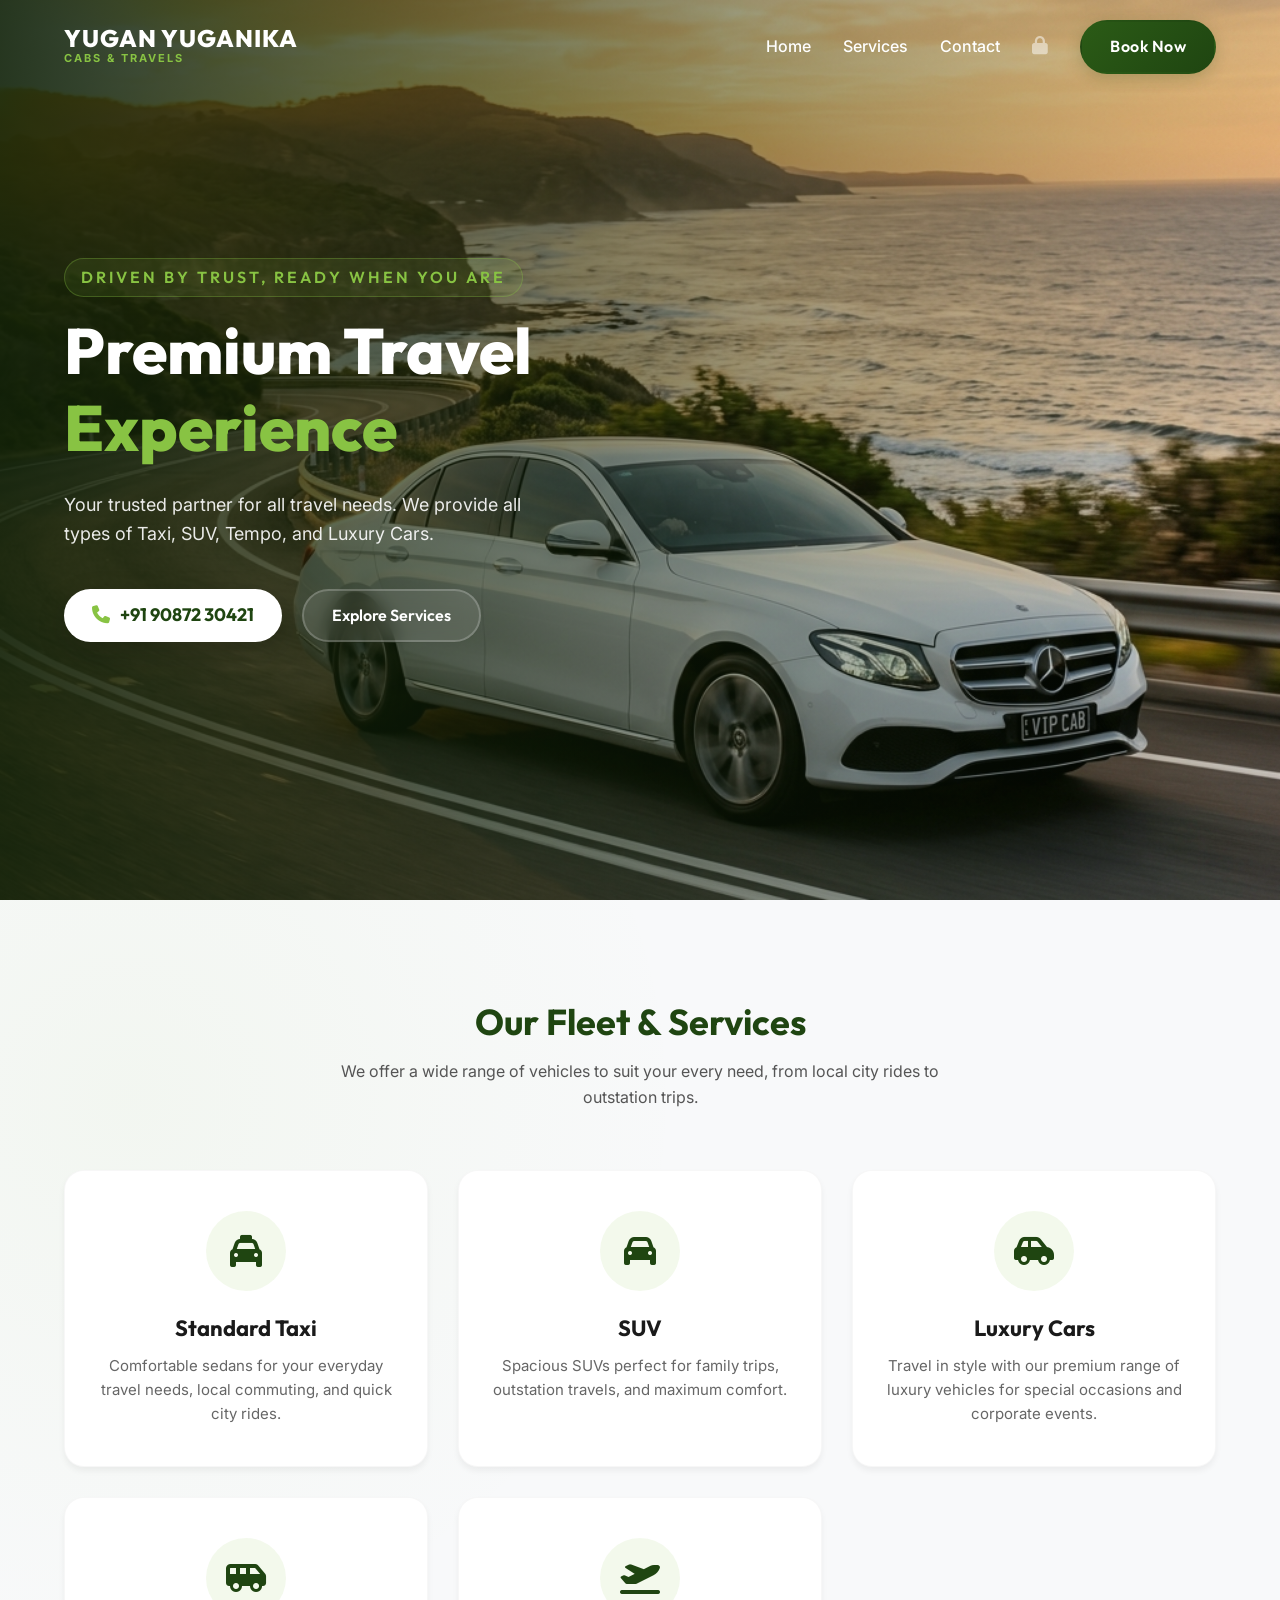
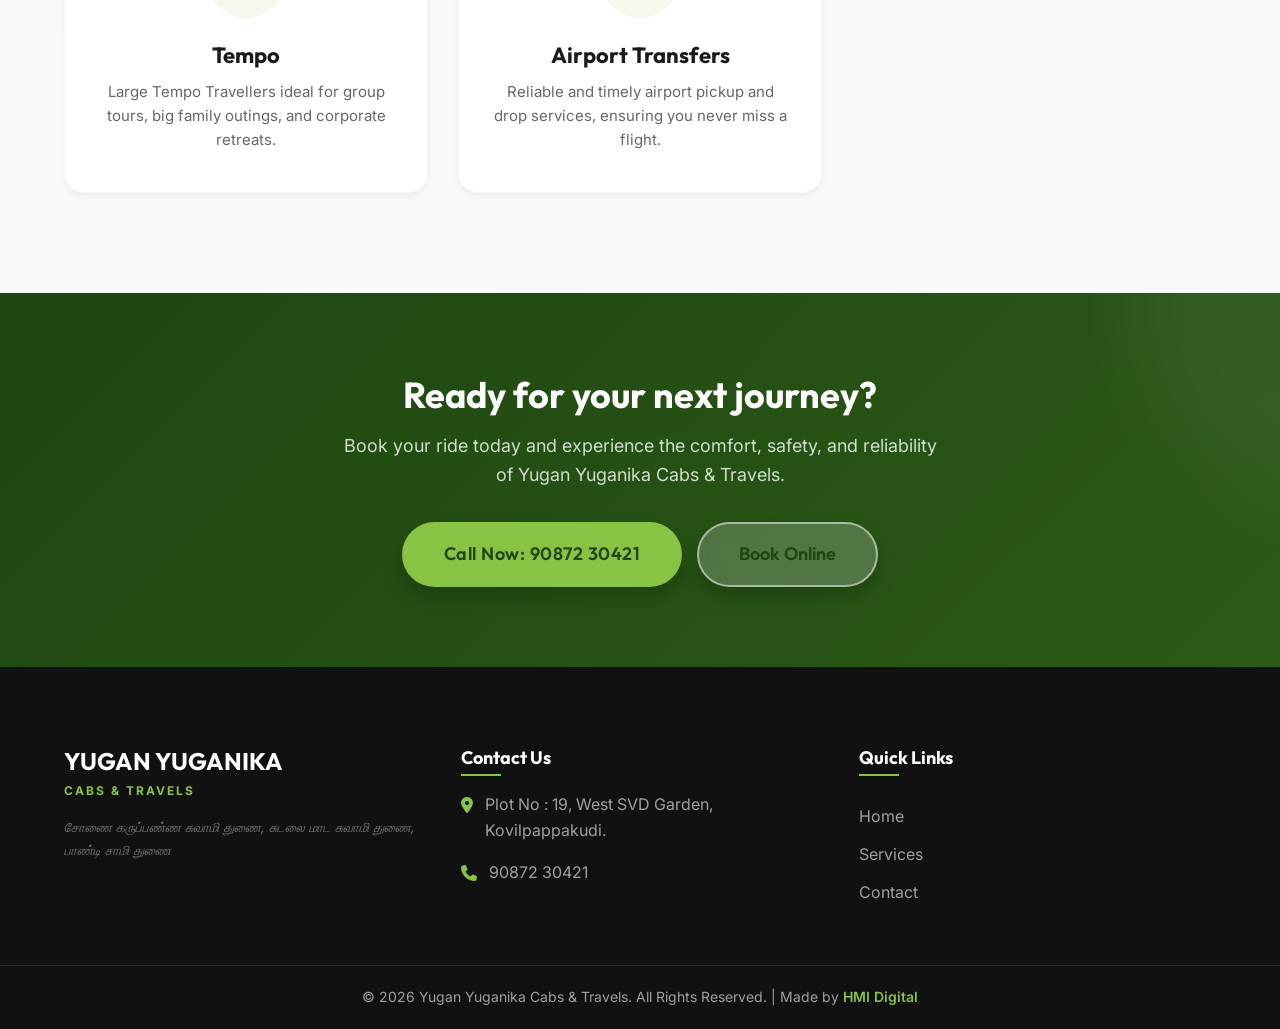
<file: index.html>
<!DOCTYPE html>
<html lang="en">
<head>
    <meta charset="UTF-8">
    <meta name="viewport" content="width=device-width, initial-scale=1.0">
    <title>Yugan Yuganika Cabs & Travels | Premium Cab Services</title>
    <meta name="description" content="Yugan Yuganika Cabs & Travels offers all types of taxi, SUV, tempo, and luxury cars for local outstation, airport pickup & drop. Driven by Trust, Ready when you are.">
    <link rel="stylesheet" href="style.css">
    <link href="https://fonts.googleapis.com/css2?family=Outfit:wght@300;400;500;700;800&family=Inter:wght@400;500;600&display=swap" rel="stylesheet">
    <link rel="stylesheet" href="https://cdnjs.cloudflare.com/ajax/libs/font-awesome/6.4.0/css/all.min.css">
</head>
<body>

    <!-- Header Section -->
    <header class="navbar">
        <div class="container nav-container">
            <div class="logo">
                <span class="logo-text">YUGAN YUGANIKA</span>
                <span class="logo-subtext">CABS & TRAVELS</span>
            </div>
            
            <nav class="nav-links">
                <a href="#home">Home</a>
                <a href="#services">Services</a>
                <a href="#contact">Contact</a>
                <a href="admin.html" class="admin-link"><i class="fa-solid fa-lock"></i></a>
                <a href="booking.html" class="btn-primary">Book Now</a>
            </nav>

            <div class="mobile-menu-icon" id="menu-btn">
                <i class="fas fa-bars"></i>
            </div>
        </div>
    </header>

    <!-- Hero Section -->
    <section id="home" class="hero">
        <div class="hero-overlay"></div>
        <div class="container hero-content">
            <div class="hero-text">
                <p class="tagline">Driven by Trust, Ready when you are</p>
                <h1>Premium Travel <br><span class="highlight">Experience</span></h1>
                <p class="hero-desc">Your trusted partner for all travel needs. We provide all types of Taxi, SUV, Tempo, and Luxury Cars.</p>
                <div class="hero-actions">
                    <a href="tel:+919087230421" class="btn-call"><i class="fa-solid fa-phone"></i> +91 90872 30421</a>
                    <a href="#services" class="btn-secondary">Explore Services</a>
                </div>
            </div>
        </div>
    </section>

    <!-- Services Section -->
    <section id="services" class="services">
        <div class="container">
            <div class="section-header reveal">
                <h2>Our Fleet & Services</h2>
                <p>We offer a wide range of vehicles to suit your every need, from local city rides to outstation trips.</p>
            </div>
            
            <div class="services-grid">
                <div class="service-card reveal">
                    <div class="service-icon"><i class="fas fa-taxi"></i></div>
                    <h3>Standard Taxi</h3>
                    <p>Comfortable sedans for your everyday travel needs, local commuting, and quick city rides.</p>
                </div>
                <div class="service-card reveal">
                    <div class="service-icon"><i class="fa-solid fa-car"></i></div>
                    <h3>SUV</h3>
                    <p>Spacious SUVs perfect for family trips, outstation travels, and maximum comfort.</p>
                </div>
                <div class="service-card reveal">
                    <div class="service-icon"><i class="fas fa-car-side"></i></div>
                    <h3>Luxury Cars</h3>
                    <p>Travel in style with our premium range of luxury vehicles for special occasions and corporate events.</p>
                </div>
                <div class="service-card reveal">
                    <div class="service-icon"><i class="fas fa-shuttle-van"></i></div>
                    <h3>Tempo</h3>
                    <p>Large Tempo Travellers ideal for group tours, big family outings, and corporate retreats.</p>
                </div>
                <div class="service-card reveal">
                    <div class="service-icon"><i class="fas fa-plane-departure"></i></div>
                    <h3>Airport Transfers</h3>
                    <p>Reliable and timely airport pickup and drop services, ensuring you never miss a flight.</p>
                </div>
            </div>
        </div>
    </section>

    <!-- Call to Action Section -->
    <section class="cta-section reveal">
        <div class="container cta-container">
            <div class="cta-content">
                <h2>Ready for your next journey?</h2>
                <p>Book your ride today and experience the comfort, safety, and reliability of Yugan Yuganika Cabs & Travels.</p>
                <div style="display: flex; gap: 15px; justify-content: center; flex-wrap: wrap;">
                    <a href="tel:+919087230421" class="btn-primary cta-btn">Call Now: 90872 30421</a>
                    <a href="booking.html" class="btn-secondary cta-btn" style="background: rgba(255,255,255,0.2); border-color: rgba(255,255,255,0.5);">Book Online</a>
                </div>
            </div>
        </div>
    </section>

    <!-- Footer Section -->
    <footer id="contact">
        <div class="container footer-container">
            <div class="footer-info reveal">
                <h3>YUGAN YUGANIKA</h3>
                <p>CABS & TRAVELS</p>
                <p class="blessing-text">சோணை கருப்பண்ண சுவாமி துணை, சுடலை மாட சுவாமி துணை, பாண்டி சாமி துணை</p>
            </div>
            
            <div class="footer-contact reveal">
                <h4>Contact Us</h4>
                <p><i class="fas fa-map-marker-alt"></i> Plot No : 19, West SVD Garden, Kovilpappakudi.</p>
                <p><i class="fa-solid fa-phone"></i> 90872 30421</p>
            </div>
            
            <div class="footer-links reveal">
                <h4>Quick Links</h4>
                <a href="#home">Home</a>
                <a href="#services">Services</a>
                <a href="#contact">Contact</a>
            </div>
        </div>
        <div class="footer-bottom">
            <p>&copy; 2026 Yugan Yuganika Cabs & Travels. All Rights Reserved. | Made by <a href="https://hmi-proj.vercel.app/" target="_blank" rel="noopener noreferrer" style="color: var(--accent); font-weight: 600; text-decoration: none;">HMI Digital</a></p>
        </div>
    </footer>

    <script src="script.js"></script>
</body>
</html>
</file>
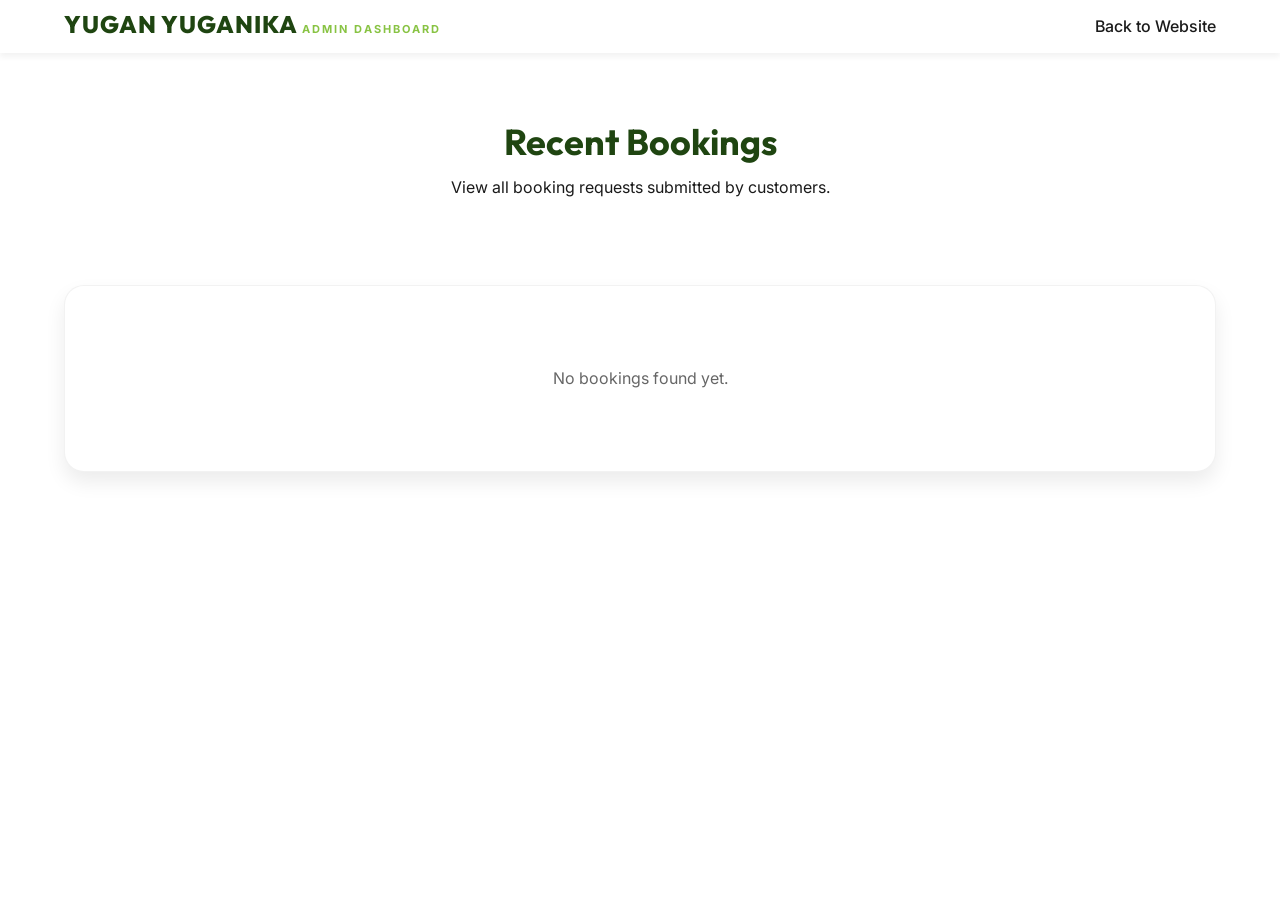
<file: admin.html>
<!DOCTYPE html>
<html lang="en">
<head>
    <meta charset="UTF-8">
    <meta name="viewport" content="width=device-width, initial-scale=1.0">
    <title>Admin Dashboard | Yugan Yuganika Cabs</title>
    <link rel="stylesheet" href="style.css">
    <link href="https://fonts.googleapis.com/css2?family=Outfit:wght@300;400;500;700;800&family=Inter:wght@400;500;600&display=swap" rel="stylesheet">
    <link rel="stylesheet" href="https://cdnjs.cloudflare.com/ajax/libs/font-awesome/6.4.0/css/all.min.css">
</head>
<body class="page-bg">

    <header class="navbar scrolled">
        <div class="container nav-container">
            <div class="logo">
                <a href="index.html">
                    <span class="logo-text">YUGAN YUGANIKA</span>
                    <span class="logo-subtext">ADMIN DASHBOARD</span>
                </a>
            </div>
            <nav class="nav-links">
                <a href="index.html">Back to Website</a>
            </nav>
        </div>
    </header>

    <main class="container admin-container">
        <div class="admin-header reveal active">
            <h1>Recent Bookings</h1>
            <p>View all booking requests submitted by customers.</p>
            <button class="btn-secondary" id="clearBtn"><i class="fa-solid fa-trash"></i> Clear All Bookings</button>
        </div>

        <div class="admin-table-container reveal active">
            <table class="admin-table">
                <thead>
                    <tr>
                        <th>Date & Time</th>
                        <th>Customer Details</th>
                        <th>Trip & Car</th>
                        <th>Price Details</th>
                        <th>Actions</th>
                    </tr>
                </thead>
                <tbody id="bookingTableBody">
                    <!-- Dynamic Rows -->
                </tbody>
            </table>
            <div id="noDataMessage" class="no-data-msg" style="display: none;">
                No bookings found yet.
            </div>
        </div>
    </main>

    <script>
        document.addEventListener('DOMContentLoaded', () => {
            const tableBody = document.getElementById('bookingTableBody');
            const noDataMsg = document.getElementById('noDataMessage');
            const clearBtn = document.getElementById('clearBtn');

            function loadBookings() {
                const bookings = JSON.parse(localStorage.getItem('yuganBookings')) || [];
                tableBody.innerHTML = '';

                if (bookings.length === 0) {
                    noDataMsg.style.display = 'block';
                    document.querySelector('.admin-table').style.display = 'none';
                    return;
                }

                noDataMsg.style.display = 'none';
                document.querySelector('.admin-table').style.display = 'table';

                bookings.reverse().forEach((booking, index) => {
                    const tr = document.createElement('tr');
                    tr.innerHTML = `
                        <td>${booking.date}</td>
                        <td>
                            <strong>${booking.name}</strong><br>
                            <a href="tel:${booking.phone}"><i class="fa-solid fa-phone"></i> ${booking.phone}</a><br>
                            <a href="mailto:${booking.email}"><i class="fa-solid fa-envelope"></i> ${booking.email}</a>
                        </td>
                        <td>
                            <span class="badge">${booking.trip.toUpperCase()}</span><br>
                            <span class="badge-car">${booking.car} Seater</span>
                            ${(booking.pickup || booking.drop) ? `
                            <div style="margin-top: 10px; font-size: 13px; color: #555;">
                                <strong><i class="fa-solid fa-location-dot" style="color: #EF4444;"></i> From:</strong> ${booking.pickup || 'N/A'}<br>
                                <strong><i class="fa-solid fa-location-crosshairs" style="color: #10B981;"></i> To:</strong> ${booking.drop || 'N/A'}
                            </div>` : ''}
                        </td>
                        <td>
                            <span class="admin-price">₹ ${booking.price.toLocaleString('en-IN')}</span>
                            <div class="admin-details">${booking.details}</div>
                        </td>
                        <td>
                            <button class="btn-delete" data-id="${booking.id}"><i class="fa-solid fa-trash"></i></button>
                        </td>
                    `;
                    tableBody.appendChild(tr);
                });

                // Add delete listeners
                document.querySelectorAll('.btn-delete').forEach(btn => {
                    btn.addEventListener('click', (e) => {
                        const id = e.currentTarget.getAttribute('data-id');
                        let currentBookings = JSON.parse(localStorage.getItem('yuganBookings')) || [];
                        currentBookings = currentBookings.filter(b => b.id !== id);
                        localStorage.setItem('yuganBookings', JSON.stringify(currentBookings));
                        loadBookings();
                    });
                });
            }

            clearBtn.addEventListener('click', () => {
                if(confirm("Are you sure you want to delete ALL bookings?")) {
                    localStorage.removeItem('yuganBookings');
                    loadBookings();
                }
            });

            loadBookings();
        });
    </script>
</body>
</html>
</file>
<file: style.css>
/* --- Base & Reset --- */
:root {
    --primary: #1F4511; /* Deep forest green */
    --primary-light: #2B5B16;
    --accent: #88C343; /* Bright leaf green */
    --accent-hover: #98D74C;
    --text-dark: #1A1A1A;
    --text-light: #F4F7F6;
    --bg-light: #F8F9FA;
    --white: #FFFFFF;
    
    --shadow-sm: 0 4px 6px rgba(0, 0, 0, 0.05);
    --shadow-md: 0 10px 20px rgba(0, 0, 0, 0.08);
    --shadow-lg: 0 20px 40px rgba(0, 0, 0, 0.12);
    
    --transition: all 0.3s cubic-bezier(0.25, 0.8, 0.25, 1);
}

* {
    margin: 0;
    padding: 0;
    box-sizing: border-box;
    scroll-behavior: smooth;
}

body {
    font-family: 'Inter', sans-serif;
    color: var(--text-dark);
    background-color: var(--bg-light);
    line-height: 1.6;
    overflow-x: hidden;
    max-width: 100vw;
}

h1, h2, h3, h4, h5, h6 {
    font-family: 'Outfit', sans-serif;
    line-height: 1.2;
}

a {
    text-decoration: none;
    color: inherit;
}

.container {
    max-width: 1200px;
    margin: 0 auto;
    padding: 0 24px;
}

/* --- Typography & Buttons --- */
.highlight {
    color: var(--accent);
    position: relative;
    display: inline-block;
}

.btn-primary {
    display: inline-block;
    background: linear-gradient(135deg, var(--primary-light), var(--primary));
    color: var(--white);
    padding: 12px 28px;
    border-radius: 50px;
    font-weight: 600;
    font-family: 'Outfit', sans-serif;
    letter-spacing: 0.5px;
    transition: var(--transition);
    border: 2px solid transparent;
    box-shadow: 0 4px 15px rgba(31, 69, 17, 0.2);
}

.btn-primary:hover {
    transform: translateY(-3px);
    box-shadow: 0 8px 25px rgba(31, 69, 17, 0.3);
    background: linear-gradient(135deg, var(--primary), #15330b);
}

.btn-secondary {
    display: inline-block;
    background: rgba(255, 255, 255, 0.1);
    backdrop-filter: blur(10px);
    -webkit-backdrop-filter: blur(10px);
    color: var(--white);
    padding: 12px 28px;
    border-radius: 50px;
    font-weight: 600;
    font-family: 'Outfit', sans-serif;
    transition: var(--transition);
    border: 2px solid rgba(255, 255, 255, 0.2);
}

.btn-secondary:hover {
    background: rgba(255, 255, 255, 0.2);
    transform: translateY(-3px);
    border-color: rgba(255, 255, 255, 0.4);
}

/* --- Header / Navigation --- */
.navbar {
    position: fixed;
    top: 0;
    left: 0;
    width: 100%;
    z-index: 1000;
    padding: 20px 0;
    transition: var(--transition);
    background: transparent;
}

.navbar.scrolled {
    background: rgba(255, 255, 255, 0.95);
    backdrop-filter: blur(10px);
    padding: 12px 0;
    box-shadow: var(--shadow-sm);
}

.nav-container {
    display: flex;
    justify-content: space-between;
    align-items: center;
}

.logo {
    display: flex;
    flex-direction: column;
}

.logo-text {
    font-family: 'Outfit', sans-serif;
    font-size: 24px;
    font-weight: 800;
    color: var(--white);
    letter-spacing: 1px;
    line-height: 1;
    transition: var(--transition);
}

.navbar.scrolled .logo-text {
    color: var(--primary);
}

.logo-subtext {
    font-size: 11px;
    font-weight: 700;
    color: var(--accent);
    letter-spacing: 2px;
}

.nav-links {
    display: flex;
    align-items: center;
    gap: 32px;
}

.nav-links a:not(.btn-primary) {
    font-weight: 500;
    color: var(--white);
    position: relative;
    transition: var(--transition);
}

.navbar.scrolled .nav-links a:not(.btn-primary) {
    color: var(--text-dark);
}

.nav-links a:not(.btn-primary)::after {
    content: '';
    position: absolute;
    width: 0;
    height: 2px;
    bottom: -4px;
    left: 0;
    background-color: var(--accent);
    transition: width 0.3s ease;
}

.nav-links a:not(.btn-primary):hover::after {
    width: 100%;
}

.mobile-menu-icon {
    display: none;
    font-size: 24px;
    color: var(--white);
    cursor: pointer;
}

.navbar.scrolled .mobile-menu-icon {
    color: var(--primary);
}

/* --- Hero Section --- */
.hero {
    position: relative;
    min-height: 100vh;
    display: flex;
    align-items: center;
    background: url('assets/hero-bg.png') center/cover no-repeat;
    background-attachment: fixed;
}

.hero-overlay {
    position: absolute;
    inset: 0;
    background: linear-gradient(to right, rgba(15, 33, 8, 0.9) 0%, rgba(15, 33, 8, 0.4) 60%, rgba(15, 33, 8, 0.1) 100%);
}

.hero-content {
    position: relative;
    z-index: 10;
    width: 100%;
}

.hero-text {
    max-width: 650px;
    color: var(--white);
    animation: fadeInUp 1s ease-out;
}

.tagline {
    font-family: 'Outfit', sans-serif;
    font-weight: 600;
    font-size: 16px;
    text-transform: uppercase;
    letter-spacing: 3px;
    color: var(--accent);
    margin-bottom: 16px;
    display: inline-block;
    background: rgba(136, 195, 67, 0.1);
    padding: 6px 16px;
    border-radius: 50px;
    border: 1px solid rgba(136, 195, 67, 0.3);
}

.hero-text h1 {
    font-size: clamp(40px, 5vw, 72px);
    font-weight: 800;
    margin-bottom: 24px;
}

.hero-desc {
    font-size: 18px;
    color: rgba(255, 255, 255, 0.9);
    margin-bottom: 40px;
    max-width: 500px;
}

.hero-actions {
    display: flex;
    gap: 20px;
    align-items: center;
    flex-wrap: wrap;
}

.btn-call {
    display: flex;
    align-items: center;
    gap: 10px;
    background: var(--white);
    color: var(--primary);
    padding: 12px 28px;
    border-radius: 50px;
    font-weight: 700;
    font-family: 'Outfit', sans-serif;
    font-size: 18px;
    transition: var(--transition);
    box-shadow: 0 10px 30px rgba(0, 0, 0, 0.15);
}

.btn-call i {
    color: var(--accent);
}

.btn-call:hover {
    transform: translateY(-3px);
    box-shadow: 0 15px 35px rgba(0, 0, 0, 0.2);
    color: var(--primary-light);
}

/* --- Services Section --- */
.services {
    padding: 100px 0;
    background-color: var(--bg-light);
    position: relative;
}

.services::before {
    content: '';
    position: absolute;
    top: 0;
    left: 0;
    width: 100%;
    height: 100%;
    background: radial-gradient(circle at 10% 20%, rgba(136, 195, 67, 0.05) 0%, transparent 40%);
    pointer-events: none;
}

.section-header {
    text-align: center;
    max-width: 600px;
    margin: 0 auto 60px;
}

.section-header h2 {
    font-size: 36px;
    color: var(--primary);
    margin-bottom: 16px;
}

.section-header p {
    color: #555;
    font-size: 16px;
}

.services-grid {
    display: grid;
    grid-template-columns: repeat(auto-fit, minmax(280px, 1fr));
    gap: 30px;
}

.service-card {
    background: var(--white);
    border-radius: 20px;
    padding: 40px 30px;
    text-align: center;
    transition: var(--transition);
    box-shadow: var(--shadow-sm);
    position: relative;
    overflow: hidden;
    border: 1px solid rgba(0,0,0,0.03);
    z-index: 1;
}

.service-card::after {
    content: '';
    position: absolute;
    bottom: 0;
    left: 0;
    width: 100%;
    height: 3px;
    background: var(--accent);
    transform: scaleX(0);
    transform-origin: left;
    transition: transform 0.4s ease;
    z-index: -1;
}

.service-card:hover {
    transform: translateY(-10px);
    box-shadow: var(--shadow-lg);
}

.service-card:hover::after {
    transform: scaleX(1);
}

.service-icon {
    width: 80px;
    height: 80px;
    background: rgba(136, 195, 67, 0.1);
    color: var(--primary);
    border-radius: 50%;
    display: flex;
    align-items: center;
    justify-content: center;
    font-size: 32px;
    margin: 0 auto 24px;
    transition: var(--transition);
}

.service-card:hover .service-icon {
    background: var(--primary);
    color: var(--white);
    transform: scale(1.1) rotate(5deg);
}

.service-card h3 {
    font-size: 22px;
    margin-bottom: 12px;
    color: var(--text-dark);
}

.service-card p {
    color: #666;
    font-size: 15px;
}

/* --- CTA Section --- */
.cta-section {
    padding: 80px 0;
    background: linear-gradient(135deg, var(--primary), var(--primary-light));
    position: relative;
    overflow: hidden;
}

.cta-section::before {
    content: '';
    position: absolute;
    top: -50%;
    right: -20%;
    width: 400px;
    height: 400px;
    background: rgba(255, 255, 255, 0.05);
    border-radius: 50%;
    filter: blur(40px);
}

.cta-container {
    display: flex;
    justify-content: center;
    align-items: center;
    text-align: center;
    position: relative;
    z-index: 10;
}

.cta-content h2 {
    color: var(--white);
    font-size: 36px;
    margin-bottom: 16px;
}

.cta-content p {
    color: rgba(255, 255, 255, 0.8);
    font-size: 18px;
    margin-bottom: 32px;
    max-width: 600px;
    margin-left: auto;
    margin-right: auto;
}

.cta-btn {
    background: var(--accent);
    color: var(--primary);
    font-size: 18px;
    padding: 16px 40px;
    box-shadow: 0 10px 20px rgba(0,0,0,0.2);
}

.cta-btn:hover {
    background: var(--accent-hover);
    color: var(--primary);
}

/* --- Footer --- */
footer {
    background-color: #111;
    color: #a0a0a0;
    padding: 80px 0 20px;
}

.footer-container {
    display: grid;
    grid-template-columns: repeat(auto-fit, minmax(250px, 1fr));
    gap: 40px;
    margin-bottom: 60px;
}

.footer-info h3 {
    color: var(--white);
    font-size: 24px;
    margin-bottom: 5px;
}

.footer-info p:not(.blessing-text) {
    color: var(--accent);
    font-weight: 700;
    letter-spacing: 2px;
    font-size: 12px;
    margin-bottom: 16px;
}

.blessing-text {
    font-size: 13px;
    font-style: italic;
    color: #777;
    line-height: 1.8;
}

.footer-contact h4, .footer-links h4 {
    color: var(--white);
    font-size: 18px;
    margin-bottom: 24px;
    font-family: 'Outfit', sans-serif;
    position: relative;
}

.footer-contact h4::after, .footer-links h4::after {
    content: '';
    position: absolute;
    left: 0;
    bottom: -8px;
    width: 40px;
    height: 2px;
    background: var(--accent);
}

.footer-contact p {
    display: flex;
    align-items: flex-start;
    gap: 12px;
    margin-bottom: 16px;
}

.footer-contact i {
    color: var(--accent);
    margin-top: 5px;
}

.footer-links {
    display: flex;
    flex-direction: column;
    gap: 12px;
}

.footer-links a {
    transition: var(--transition);
}

.footer-links a:hover {
    color: var(--accent);
    padding-left: 5px;
}

.footer-bottom {
    text-align: center;
    padding-top: 20px;
    border-top: 1px solid rgba(255, 255, 255, 0.1);
    font-size: 14px;
}

/* --- Animations --- */
@keyframes fadeInUp {
    from {
        opacity: 0;
        transform: translateY(30px);
    }
    to {
        opacity: 1;
        transform: translateY(0);
    }
}

.reveal {
    opacity: 0;
    transform: translateY(50px);
    transition: all 0.8s ease-out;
}

.reveal.active {
    opacity: 1;
    transform: translateY(0);
}

.reveal-left {
    opacity: 0;
    transform: translateX(-50px);
    transition: all 0.8s ease-out;
}

.reveal-left.active {
    opacity: 1;
    transform: translateX(0);
}

.reveal-right {
    opacity: 0;
    transform: translateX(50px);
    transition: all 0.8s ease-out;
}

.reveal-right.active {
    opacity: 1;
    transform: translateX(0);
}

/* --- Booking & Admin Pages --- */
.page-bg {
    background-color: var(--white);
}

.booking-container, .admin-container {
    padding: 120px 24px 60px;
}

.booking-header, .admin-header {
    text-align: center;
    max-width: 600px;
    margin: 0 auto 40px;
}

.booking-header h1, .admin-header h1 {
    font-size: 36px;
    color: var(--primary);
    margin-bottom: 12px;
}

.booking-grid {
    display: grid;
    grid-template-columns: 2fr 1fr;
    gap: 40px;
}

.booking-form-card, .booking-summary-card, .admin-table-container {
    background: var(--white);
    padding: 40px;
    border-radius: 20px;
    box-shadow: var(--shadow-md);
    border: 1px solid rgba(0,0,0,0.05);
}

.form-group {
    margin-bottom: 24px;
}

.form-group label {
    display: block;
    margin-bottom: 8px;
    font-weight: 600;
    color: var(--text-dark);
}

.form-group input, .form-group select {
    width: 100%;
    padding: 14px 20px;
    border: 1px solid #ddd;
    border-radius: 10px;
    font-family: inherit;
    font-size: 16px;
    transition: var(--transition);
}

.form-group input:focus, .form-group select:focus {
    outline: none;
    border-color: var(--primary);
    box-shadow: 0 0 0 3px rgba(31, 69, 17, 0.1);
}

.form-row {
    display: grid;
    grid-template-columns: 1fr 1fr;
    gap: 20px;
}

.full-width {
    width: 100%;
    text-align: center;
    border: none;
    cursor: pointer;
}

.summary-box h3 {
    font-size: 24px;
    color: var(--primary);
    margin-bottom: 20px;
    padding-bottom: 15px;
    border-bottom: 1px solid #eee;
}

.summary-details {
    min-height: 150px;
}

.summary-details p {
    margin-bottom: 10px;
    color: #444;
}

.placeholder-text {
    color: #999 !important;
    font-style: italic;
}

.total-price-box {
    margin: 30px 0;
    padding: 20px;
    background: rgba(136, 195, 67, 0.1);
    border-radius: 10px;
    display: flex;
    justify-content: space-between;
    align-items: center;
}

.price-label {
    font-weight: 600;
    color: var(--primary);
}

.price-amount {
    font-size: 28px;
    font-weight: 800;
    color: var(--accent);
}

.success-btn {
    background: linear-gradient(135deg, #10B981, #059669);
    box-shadow: 0 4px 15px rgba(16, 185, 129, 0.2);
}

.success-btn:hover {
    background: linear-gradient(135deg, #059669, #047857);
}

.success-btn:disabled {
    background: #ccc;
    box-shadow: none;
    cursor: not-allowed;
}

.success-msg {
    margin-top: 20px;
    color: #10B981;
    font-weight: 600;
    text-align: center;
}

/* Admin Styles */
.admin-table {
    width: 100%;
    border-collapse: collapse;
}

.admin-table th, .admin-table td {
    padding: 16px;
    text-align: left;
    border-bottom: 1px solid #eee;
}

.admin-table th {
    background-color: var(--bg-light);
    color: var(--primary);
    font-weight: 700;
}

.badge {
    display: inline-block;
    padding: 4px 10px;
    background: rgba(31, 69, 17, 0.1);
    color: var(--primary);
    border-radius: 5px;
    font-size: 12px;
    font-weight: 700;
}

.badge-car {
    display: inline-block;
    padding: 4px 10px;
    background: rgba(136, 195, 67, 0.15);
    color: var(--primary-light);
    border-radius: 5px;
    font-size: 12px;
    font-weight: 700;
    margin-top: 5px;
}

.admin-price {
    font-size: 18px;
    font-weight: 700;
    color: var(--primary);
}

.admin-details p {
    font-size: 13px;
    color: #666;
    margin-bottom: 2px;
}

.btn-delete {
    background: #EF4444;
    color: white;
    border: none;
    padding: 10px;
    border-radius: 8px;
    cursor: pointer;
    transition: var(--transition);
}

.btn-delete:hover {
    background: #DC2626;
}

.no-data-msg {
    text-align: center;
    color: #666;
    padding: 40px;
}

.admin-link {
    font-size: 18px;
    opacity: 0.5;
}
.admin-link:hover {
    opacity: 1;
}

/* --- Responsive --- */
@media (max-width: 768px) {
    .container {
        padding: 0 16px;
    }

    .nav-links {
        position: fixed;
        top: 0;
        right: -100%;
        width: 70%;
        height: 100vh;
        background: rgba(255, 255, 255, 0.98);
        backdrop-filter: blur(10px);
        flex-direction: column;
        justify-content: center;
        transition: var(--transition);
        box-shadow: -10px 0 30px rgba(0,0,0,0.1);
    }

    .nav-links.active {
        right: 0;
    }

    .nav-links a {
        color: var(--text-dark) !important;
        font-size: 20px;
    }

    .mobile-menu-icon {
        display: block;
        z-index: 1001;
    }

    .hero {
        background-position: center right;
        background-attachment: scroll;
    }

    .logo-text {
        font-size: 18px;
    }

    .hero-text {
        text-align: center;
        display: flex;
        flex-direction: column;
        align-items: center;
        margin-top: 50px;
    }

    .hero-text h1 {
        font-size: 34px;
    }

    .hero-actions {
        flex-direction: column;
        align-items: stretch;
        width: 100%;
    }

    .btn-call, .btn-secondary {
        width: 100%;
        justify-content: center;
        text-align: center;
    }

    .services {
        padding: 60px 0;
    }

    .section-header h2 {
        font-size: 28px;
    }

    .cta-section {
        padding: 60px 0;
    }

    .cta-content h2 {
        font-size: 28px;
    }

    footer {
        padding: 60px 0 20px;
    }

    .footer-container {
        gap: 30px;
        text-align: center;
    }

    .footer-contact h4::after, .footer-links h4::after {
        left: 50%;
        transform: translateX(-50%);
    }

    .footer-contact p {
        display: block;
        text-align: center;
    }

    .footer-contact i {
        margin-right: 8px;
        margin-top: 0;
    }

    .footer-bottom {
        padding-bottom: 60px; /* Fix for mobile browser bottom toolbars hiding content */
    }

    /* Booking specific mobile styles */
    .booking-grid {
        grid-template-columns: 1fr;
    }

    .form-row {
        grid-template-columns: 1fr;
    }

    .booking-container, .admin-container {
        padding: 100px 16px 40px;
    }
    
    .admin-table-container {
        padding: 15px;
        overflow-x: auto;
    }
}
</file>
